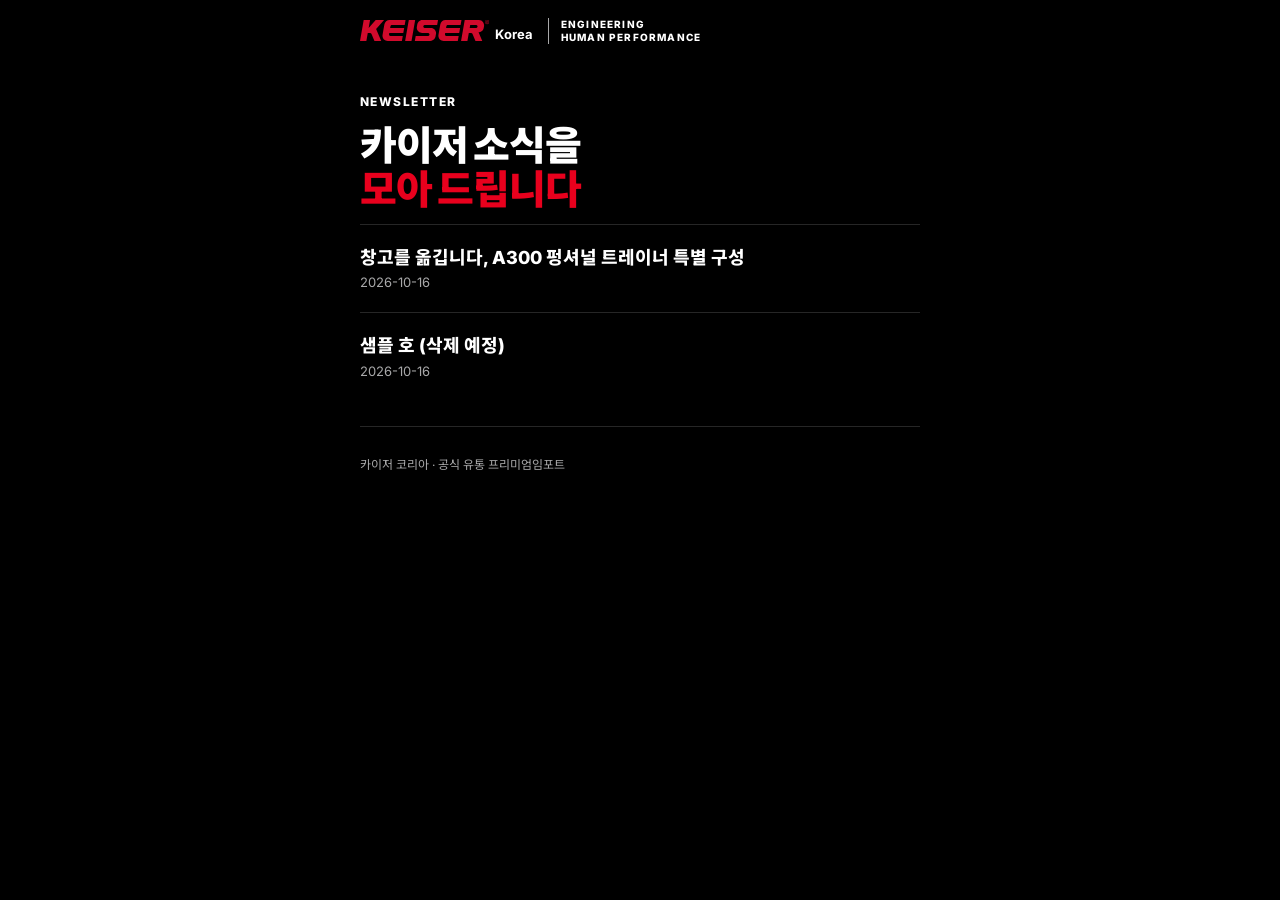
<file: index.html>
<!doctype html>
<html lang="ko"><head><meta charset="utf-8"><meta name="viewport" content="width=device-width,initial-scale=1,viewport-fit=cover">
<title>카이저 뉴스레터</title>
<link rel="preconnect" href="https://fonts.googleapis.com"><link rel="stylesheet" href="https://fonts.googleapis.com/css2?family=Inter:wght@400;700;800;900&family=Noto+Sans+KR:wght@400;700;900&display=swap">
<link rel="stylesheet" href="style.css"></head>
<body>
<div class="wrap">
<header class="head"><a class="logo" href="index.html"><svg class="mark" xmlns="http://www.w3.org/2000/svg" viewBox="0 0 100 17" role="img" aria-label="KEISER"><g fill="#d10a2c" fill-rule="evenodd"><path d="M0 16.17L2.85.002h4.926L6.693 6.146l5.44-6.144h6.478L12.459 6.95l3.958 9.22h-5.278s-2.138-4.985-2.344-5.459a1.135 1.135 0 0 0-1.04-.685H6.008L4.925 16.17H0zM35.225.002H22.857c-2.046 0-3.656 1.497-3.981 3.34-.325 1.843-.877 4.964-1.425 8.084-.462 2.629 1.459 4.743 3.980 4.743h10.944l.684-3.88h-9.487c-.934 0-1.194-.878-1.114-1.328l.165-.935h10.835l.684-3.88H23.307s.158-.717.234-1.329c.076-.611.684-.935 1.114-.935h9.886l.684-3.88zM42.646.002h-4.925L34.87 16.169h4.925L42.646.002zM60.311.002H48.27c-2.452 0-3.75 2.035-3.98 3.34l-.342 1.94c-.525 2.973 2.067 4.744 3.98 4.744h4.67c.995 0 1.132 1.132 1.132 1.132s-.1 1.131-1.132 1.131H43.04l-.684 3.88h12.041c2.641 0 3.778-2.195 3.98-3.34.202-1.144-.181 1.16.342-1.940.524-3.099-2.028-4.743-3.980-4.743h-4.67c-1.042 0-1.131-1.132-1.131-1.132s.048-1.132 1.131-1.132h9.558l.684-3.88zM78.429.002H66.06c-2.045 0-3.655 1.497-3.98 3.34-.325 1.843-.877 4.964-1.426 8.084-.462 2.629 1.459 4.743 3.981 4.743h10.943l.685-3.88h-9.487c-.934 0-1.194-.878-1.114-1.328l.164-.935h10.836l.684-3.88H66.511s.157-.717.234-1.329c.076-.611.683-.935 1.115-.935h9.885l.684-3.88zM89.733 6.146h-4.96l.399-2.264h4.561s1.174.077 1.132 1.132c-.044 1.101-1.132 1.132-1.132 1.132M91.874.002H80.931L78.080 16.17h4.925l1.084-6.144h1.746c.521 0 .893.343 1.040.685l2.344 5.459h5.278l-2.870-6.685c1.151.04 3.588-.851 3.981-3.340.181-.997.199-1.087.247-1.400.251-1.639-.752-4.744-3.981-4.744M98.153 2.930a1.316 1.316 0 0 1-1.306-1.325c0-.732.585-1.326 1.306-1.326.722 0 1.307.594 1.307 1.326 0 .732-.585 1.326-1.307 1.326m0-2.931a1.605 1.605 0 1 0 0 3.210 1.605 1.605 0 0 0 0-3.210"/><path d="M98.156 1.490h-.418v-.5h.466s.316-.014.295.245c-.022.276-.343.255-.343.255zm.435.450s-.107-.170-.175-.223a.552.552 0 0 0-.111-.067s.415-.015.415-.420c0-.384-.309-.421-.524-.421h-.679v1.563h.221V1.670h.295c.103 0 .227.134.367.370l.195.330h.253l-.257-.430z"/></g></svg><small>Korea</small></a><div class="tagline">Engineering<br>Human Performance</div></header>
<section class="blk">
<p class="eb">Newsletter</p>
<p class="big">카이저 소식을<br><span class="r">모아 드립니다</span></p>
<ul class="issues">
<!-- 새 호는 아래 줄 형식으로 맨 위에 추가 -->
<li><a href="posts/2026-10-a300-promo.html">창고를 옮깁니다, A300 펑셔널 트레이너 특별 구성</a><span class="d">2026-10-16</span></li>
<li><a href="posts/2026-10-sample.html">샘플 호 (삭제 예정)</a><span class="d">2026-10-16</span></li>
</ul>
</section>
<footer class="foot">카이저 코리아 · 공식 유통 프리미엄임포트</footer>
</div>
</body></html>
</file>
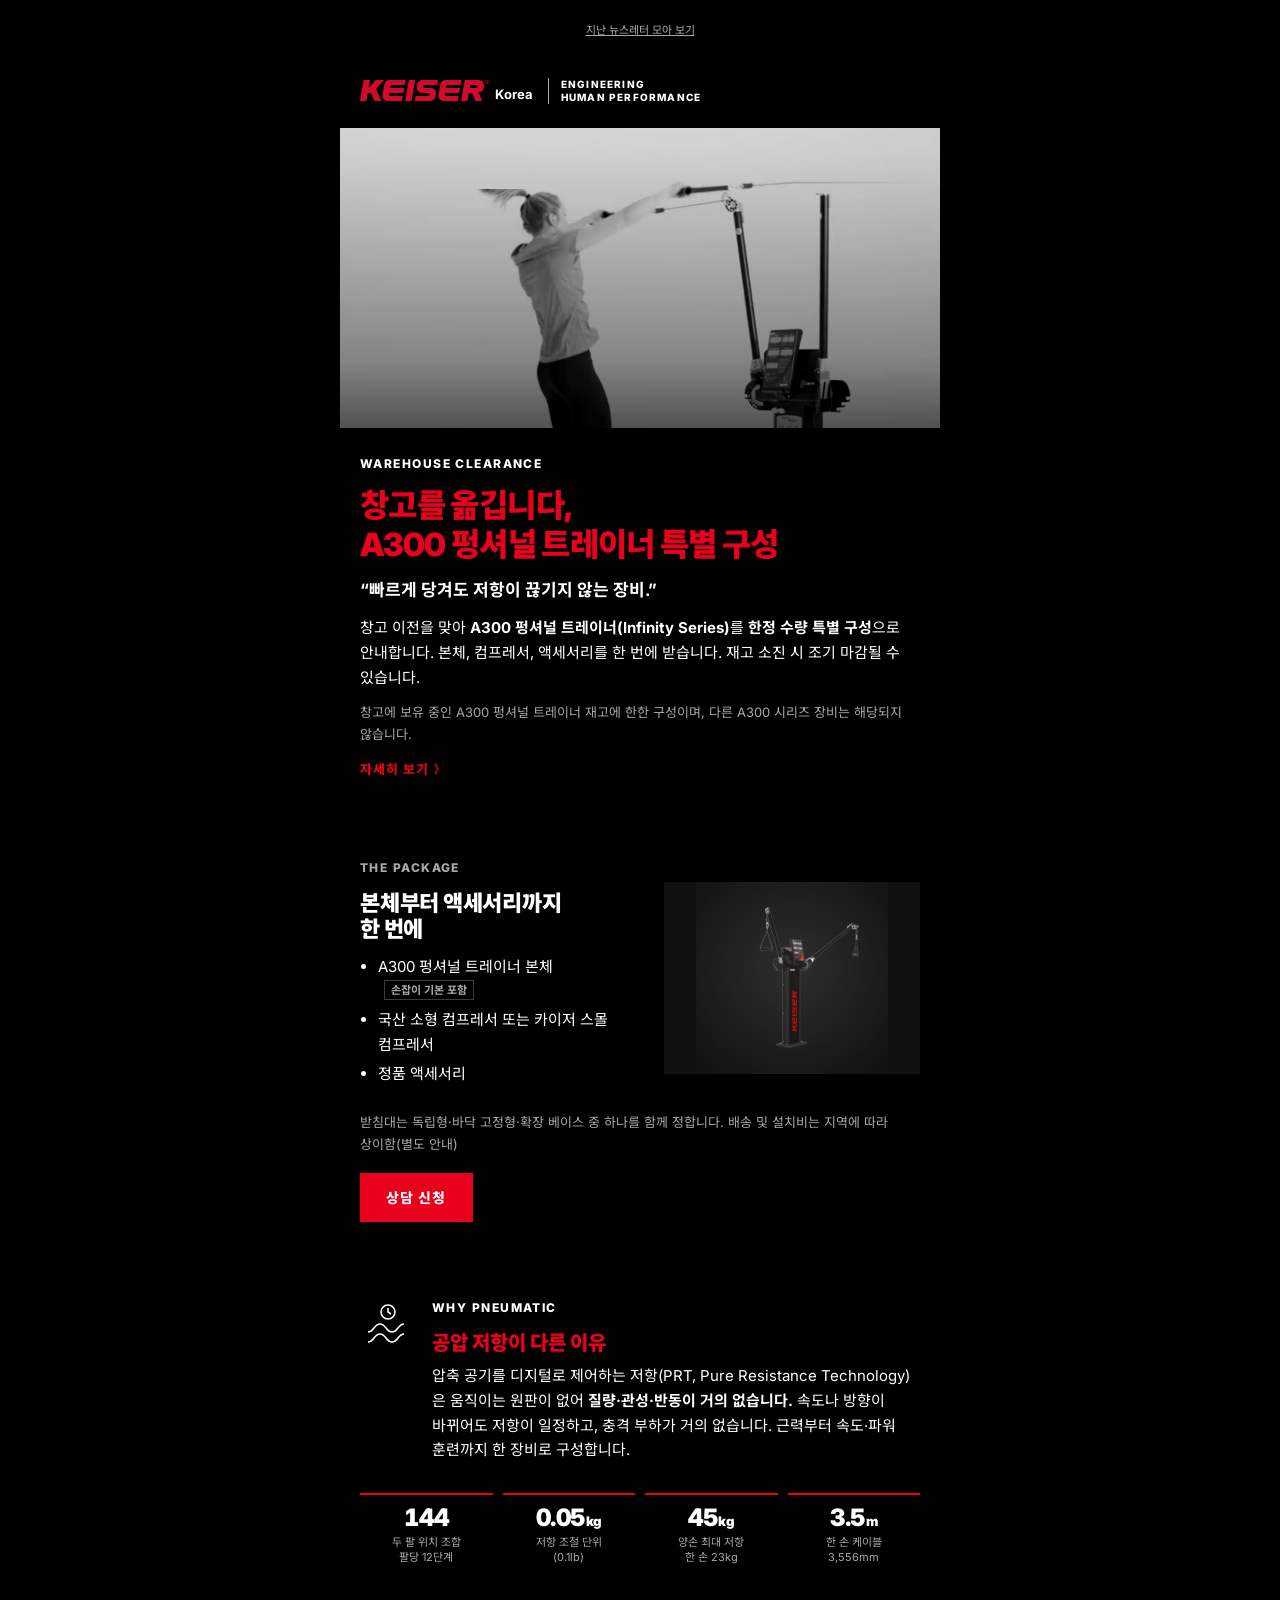
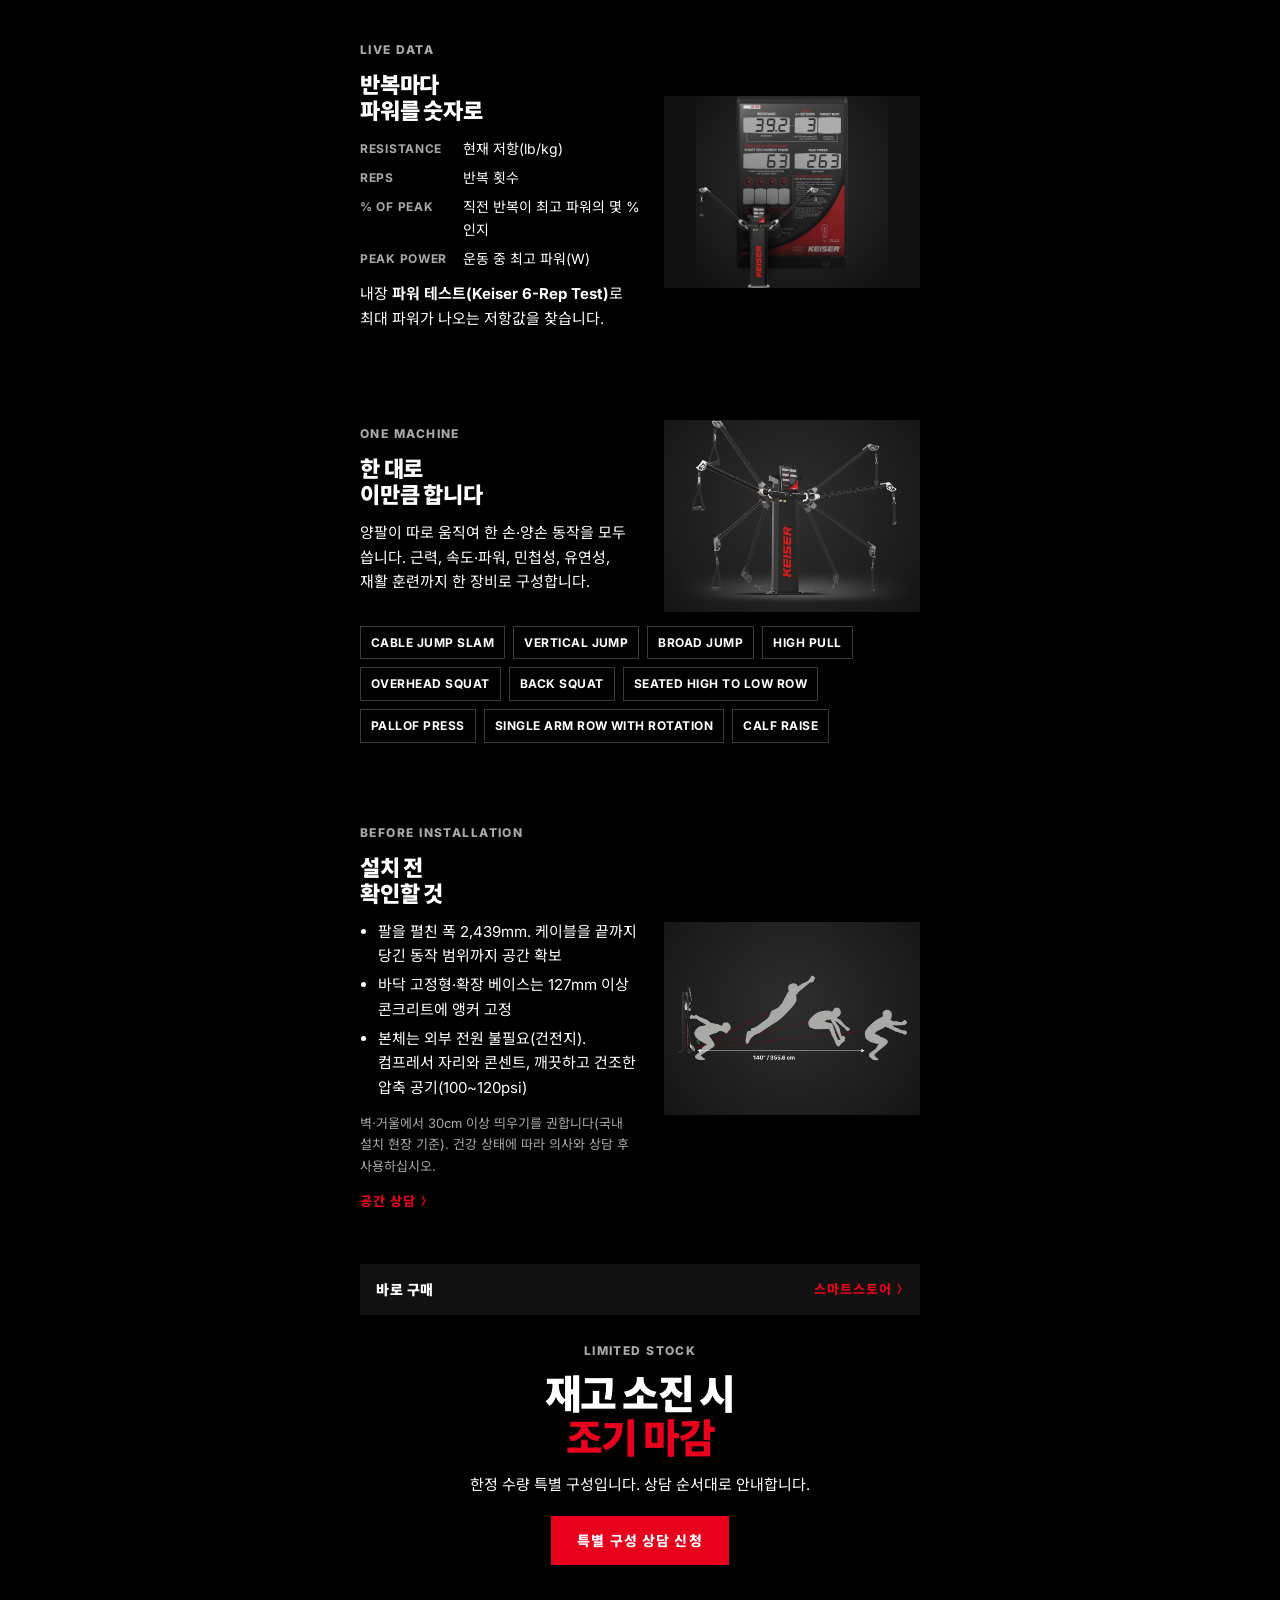
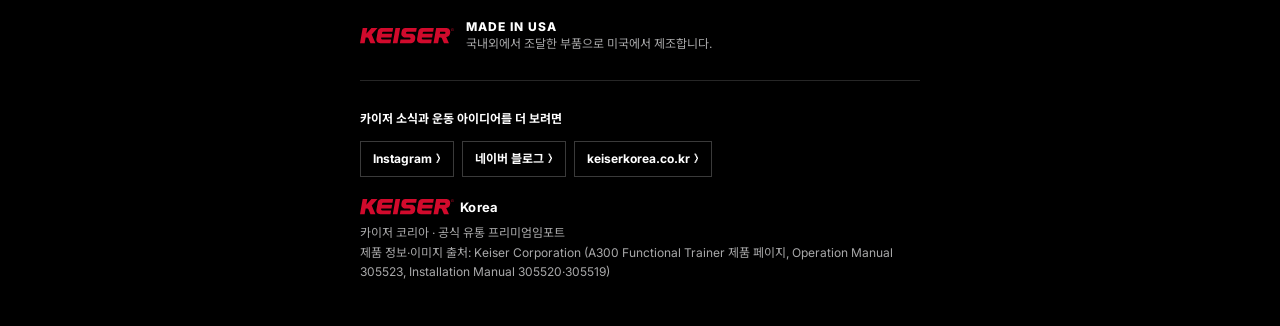
<file: posts/2026-10-a300-promo.html>
<!doctype html>
<html lang="ko"><head><meta charset="utf-8"><meta name="viewport" content="width=device-width,initial-scale=1,viewport-fit=cover">
<title>창고를 옮깁니다, A300 펑셔널 트레이너 특별 구성 | 카이저 뉴스레터</title>
<link rel="preconnect" href="https://fonts.googleapis.com"><link rel="stylesheet" href="https://fonts.googleapis.com/css2?family=Inter:wght@400;700;800;900&family=Noto+Sans+KR:wght@400;700;900&display=swap">
<link rel="stylesheet" href="../style.css"></head>
<body>
<div class="wrap">
<p class="pre"><a href="../index.html">지난 뉴스레터 모아 보기</a></p>
<header class="head"><a class="logo" href="../index.html"><svg class="mark" xmlns="http://www.w3.org/2000/svg" viewBox="0 0 100 17" role="img" aria-label="KEISER"><g fill="#d10a2c" fill-rule="evenodd"><path d="M0 16.17L2.85.002h4.926L6.693 6.146l5.44-6.144h6.478L12.459 6.95l3.958 9.22h-5.278s-2.138-4.985-2.344-5.459a1.135 1.135 0 0 0-1.04-.685H6.008L4.925 16.17H0zM35.225.002H22.857c-2.046 0-3.656 1.497-3.981 3.34-.325 1.843-.877 4.964-1.425 8.084-.462 2.629 1.459 4.743 3.980 4.743h10.944l.684-3.88h-9.487c-.934 0-1.194-.878-1.114-1.328l.165-.935h10.835l.684-3.88H23.307s.158-.717.234-1.329c.076-.611.684-.935 1.114-.935h9.886l.684-3.88zM42.646.002h-4.925L34.87 16.169h4.925L42.646.002zM60.311.002H48.27c-2.452 0-3.75 2.035-3.98 3.34l-.342 1.94c-.525 2.973 2.067 4.744 3.98 4.744h4.67c.995 0 1.132 1.132 1.132 1.132s-.1 1.131-1.132 1.131H43.04l-.684 3.88h12.041c2.641 0 3.778-2.195 3.98-3.34.202-1.144-.181 1.16.342-1.940.524-3.099-2.028-4.743-3.980-4.743h-4.67c-1.042 0-1.131-1.132-1.131-1.132s.048-1.132 1.131-1.132h9.558l.684-3.88zM78.429.002H66.06c-2.045 0-3.655 1.497-3.98 3.34-.325 1.843-.877 4.964-1.426 8.084-.462 2.629 1.459 4.743 3.981 4.743h10.943l.685-3.88h-9.487c-.934 0-1.194-.878-1.114-1.328l.164-.935h10.836l.684-3.88H66.511s.157-.717.234-1.329c.076-.611.683-.935 1.115-.935h9.885l.684-3.88zM89.733 6.146h-4.96l.399-2.264h4.561s1.174.077 1.132 1.132c-.044 1.101-1.132 1.132-1.132 1.132M91.874.002H80.931L78.080 16.17h4.925l1.084-6.144h1.746c.521 0 .893.343 1.040.685l2.344 5.459h5.278l-2.870-6.685c1.151.04 3.588-.851 3.981-3.340.181-.997.199-1.087.247-1.400.251-1.639-.752-4.744-3.981-4.744M98.153 2.930a1.316 1.316 0 0 1-1.306-1.325c0-.732.585-1.326 1.306-1.326.722 0 1.307.594 1.307 1.326 0 .732-.585 1.326-1.307 1.326m0-2.931a1.605 1.605 0 1 0 0 3.210 1.605 1.605 0 0 0 0-3.210"/><path d="M98.156 1.490h-.418v-.5h.466s.316-.014.295.245c-.022.276-.343.255-.343.255zm.435.450s-.107-.170-.175-.223a.552.552 0 0 0-.111-.067s.415-.015.415-.420c0-.384-.309-.421-.524-.421h-.679v1.563h.221V1.670h.295c.103 0 .227.134.367.370l.195.330h.253l-.257-.430z"/></g></svg><small>Korea</small></a><div class="tagline">Engineering<br>Human Performance</div></header>

<div class="full lead-img"><img src="img/2026-10-a300/main-bw.jpg" alt="A300 펑셔널 트레이너로 회전 동작을 하는 모습"></div>
<section class="blk">
<p class="eb">Warehouse Clearance</p>
<h1 class="t-red">창고를 옮깁니다,<br>A300 펑셔널 트레이너 특별 구성</h1>
<p class="lead">“빠르게 당겨도 저항이 끊기지 않는 장비.”</p>
<p>창고 이전을 맞아 <b>A300 펑셔널 트레이너(Infinity Series)</b>를 <b>한정 수량 특별 구성</b>으로 안내합니다. 본체, 컴프레서, 액세서리를 한 번에 받습니다. 재고 소진 시 조기 마감될 수 있습니다.</p>
<p class="note">창고에 보유 중인 A300 펑셔널 트레이너 재고에 한한 구성이며, 다른 A300 시리즈 장비는 해당되지 않습니다.</p>
<a class="more" href="#package">자세히 보기 ⟩</a>
</section>

<section class="blk" id="package">
<div class="two">
<div>
<p class="eb g">The Package</p>
<h2 class="t-up">본체부터 액세서리까지<br>한 번에</h2>
<ul class="list">
<li>A300 펑셔널 트레이너 본체 <span class="tag">손잡이 기본 포함</span></li>
<li>국산 소형 컴프레서 또는 카이저 스몰 컴프레서</li>
<li>정품 액세서리</li>
</ul>
</div>
<div class="ph"><img src="img/2026-10-a300/package.jpg" alt="A300 펑셔널 트레이너 본체"></div>
</div>
<p class="note" style="margin-top:14px">받침대는 독립형·바닥 고정형·확장 베이스 중 하나를 함께 정합니다. 배송 및 설치비는 지역에 따라 상이함(별도 안내)</p>
<a class="btn" href="https://forms.gle/bodjU5spn9jFuWScA">상담 신청</a>
</section>

<section class="blk">
<div class="icon">
<svg viewBox="0 0 56 56" aria-hidden="true"><path d="M8 34c6 0 6-8 12-8s6 8 12 8 6-8 12-8"/><path d="M8 44c6 0 6-8 12-8s6 8 12 8 6-8 12-8"/><circle cx="28" cy="14" r="7"/><path d="M28 10v4l3 2"/></svg>
<div>
<p class="eb">Why Pneumatic</p>
<h2 class="t-sub">공압 저항이 다른 이유</h2>
<p>압축 공기를 디지털로 제어하는 저항(PRT, Pure Resistance Technology)은 움직이는 원판이 없어 <b>질량·관성·반동이 거의 없습니다.</b> 속도나 방향이 바뀌어도 저항이 일정하고, 충격 부하가 거의 없습니다. 근력부터 속도·파워 훈련까지 한 장비로 구성합니다.</p>
</div>
</div>
<div class="nums">
<div><b>144</b><span>두 팔 위치 조합<br>팔당 12단계</span></div>
<div><b>0.05<small>kg</small></b><span>저항 조절 단위<br>(0.1lb)</span></div>
<div><b>45<small>kg</small></b><span>양손 최대 저항<br>한 손 23kg</span></div>
<div><b>3.5<small>m</small></b><span>한 손 케이블<br>3,556mm</span></div>
</div>
</section>

<section class="blk">
<div class="two">
<div>
<p class="eb g">Live Data</p>
<h2 class="t-up">반복마다<br>파워를 숫자로</h2>
<dl class="spec">
<dt>Resistance</dt><dd>현재 저항(lb/kg)</dd>
<dt>Reps</dt><dd>반복 횟수</dd>
<dt>% of Peak</dt><dd>직전 반복이 최고 파워의 몇 %인지</dd>
<dt>Peak Power</dt><dd>운동 중 최고 파워(W)</dd>
</dl>
<p>내장 <b>파워 테스트(Keiser 6-Rep Test)</b>로 최대 파워가 나오는 저항값을 찾습니다.</p>
</div>
<div class="ph"><img src="img/2026-10-a300/console.jpg" alt="A300 콘솔 화면"></div>
</div>
</section>

<section class="blk">
<div class="two">
<div>
<p class="eb g">One Machine</p>
<h2 class="t-up">한 대로<br>이만큼 합니다</h2>
<p>양팔이 따로 움직여 한 손·양손 동작을 모두 씁니다. 근력, 속도·파워, 민첩성, 유연성, 재활 훈련까지 한 장비로 구성합니다.</p>
</div>
<div class="ph"><img src="img/2026-10-a300/versatility.jpg" alt="A300 팔 위치 조합"></div>
</div>
<ul class="chips">
<li>Cable Jump Slam</li><li>Vertical Jump</li><li>Broad Jump</li><li>High Pull</li><li>Overhead Squat</li><li>Back Squat</li><li>Seated High to Low Row</li><li>Pallof Press</li><li>Single Arm Row with Rotation</li><li>Calf Raise</li>
</ul>
</section>

<section class="blk">
<div class="two">
<div>
<p class="eb g">Before Installation</p>
<h2 class="t-up">설치 전<br>확인할 것</h2>
<ul class="list">
<li>팔을 펼친 폭 2,439mm. 케이블을 끝까지 당긴 동작 범위까지 공간 확보</li>
<li>바닥 고정형·확장 베이스는 127mm 이상 콘크리트에 앵커 고정</li>
<li>본체는 외부 전원 불필요(건전지). 컴프레서 자리와 콘센트, 깨끗하고 건조한 압축 공기(100~120psi)</li>
</ul>
<p class="note">벽·거울에서 30cm 이상 띄우기를 권합니다(국내 설치 현장 기준). 건강 상태에 따라 의사와 상담 후 사용하십시오.</p>
<a class="more" href="https://forms.gle/bodjU5spn9jFuWScA">공간 상담 ⟩</a>
</div>
<div class="ph"><img src="img/2026-10-a300/cable-length.jpg" alt="A300 케이블로 가능한 동작 범위"></div>
</div>
</section>

<div class="bars"><div class="bar"><strong class="kr">바로 구매</strong><a class="more" href="https://smartstore.naver.com/htvshop/products/13494834511">스마트스토어 ⟩</a></div></div>

<section class="blk" style="text-align:center">
<p class="eb g">Limited Stock</p>
<p class="big">재고 소진 시<br><span class="r">조기 마감</span></p>
<p>한정 수량 특별 구성입니다. 상담 순서대로 안내합니다.</p>
<a class="btn" href="https://forms.gle/bodjU5spn9jFuWScA">특별 구성 상담 신청</a>
</section>

<div class="made"><span class="logo"><svg class="mark" xmlns="http://www.w3.org/2000/svg" viewBox="0 0 100 17" role="img" aria-label="KEISER"><g fill="#d10a2c" fill-rule="evenodd"><path d="M0 16.17L2.85.002h4.926L6.693 6.146l5.44-6.144h6.478L12.459 6.95l3.958 9.22h-5.278s-2.138-4.985-2.344-5.459a1.135 1.135 0 0 0-1.04-.685H6.008L4.925 16.17H0zM35.225.002H22.857c-2.046 0-3.656 1.497-3.981 3.34-.325 1.843-.877 4.964-1.425 8.084-.462 2.629 1.459 4.743 3.980 4.743h10.944l.684-3.88h-9.487c-.934 0-1.194-.878-1.114-1.328l.165-.935h10.835l.684-3.88H23.307s.158-.717.234-1.329c.076-.611.684-.935 1.114-.935h9.886l.684-3.88zM42.646.002h-4.925L34.87 16.169h4.925L42.646.002zM60.311.002H48.27c-2.452 0-3.75 2.035-3.98 3.34l-.342 1.94c-.525 2.973 2.067 4.744 3.98 4.744h4.67c.995 0 1.132 1.132 1.132 1.132s-.1 1.131-1.132 1.131H43.04l-.684 3.88h12.041c2.641 0 3.778-2.195 3.98-3.34.202-1.144-.181 1.16.342-1.940.524-3.099-2.028-4.743-3.980-4.743h-4.67c-1.042 0-1.131-1.132-1.131-1.132s.048-1.132 1.131-1.132h9.558l.684-3.88zM78.429.002H66.06c-2.045 0-3.655 1.497-3.98 3.34-.325 1.843-.877 4.964-1.426 8.084-.462 2.629 1.459 4.743 3.981 4.743h10.943l.685-3.88h-9.487c-.934 0-1.194-.878-1.114-1.328l.164-.935h10.836l.684-3.88H66.511s.157-.717.234-1.329c.076-.611.683-.935 1.115-.935h9.885l.684-3.88zM89.733 6.146h-4.96l.399-2.264h4.561s1.174.077 1.132 1.132c-.044 1.101-1.132 1.132-1.132 1.132M91.874.002H80.931L78.080 16.17h4.925l1.084-6.144h1.746c.521 0 .893.343 1.040.685l2.344 5.459h5.278l-2.870-6.685c1.151.04 3.588-.851 3.981-3.340.181-.997.199-1.087.247-1.400.251-1.639-.752-4.744-3.981-4.744M98.153 2.930a1.316 1.316 0 0 1-1.306-1.325c0-.732.585-1.326 1.306-1.326.722 0 1.307.594 1.307 1.326 0 .732-.585 1.326-1.307 1.326m0-2.931a1.605 1.605 0 1 0 0 3.210 1.605 1.605 0 0 0 0-3.210"/><path d="M98.156 1.490h-.418v-.5h.466s.316-.014.295.245c-.022.276-.343.255-.343.255zm.435.450s-.107-.170-.175-.223a.552.552 0 0 0-.111-.067s.415-.015.415-.420c0-.384-.309-.421-.524-.421h-.679v1.563h.221V1.670h.295c.103 0 .227.134.367.370l.195.330h.253l-.257-.430z"/></g></svg></span><p>Made in USA<span>국내외에서 조달한 부품으로 미국에서 제조합니다.</span></p></div>

<footer class="foot">
<p style="margin:0;color:var(--fg);font-weight:700">카이저 소식과 운동 아이디어를 더 보려면</p>
<div class="sns"><a href="https://www.instagram.com/keiserkorea_official/">Instagram ⟩</a><a href="https://blog.naver.com/pikorea_">네이버 블로그 ⟩</a><a href="https://keiserkorea.co.kr">keiserkorea.co.kr ⟩</a></div>
<a class="logo" href="../index.html"><svg class="mark" xmlns="http://www.w3.org/2000/svg" viewBox="0 0 100 17" role="img" aria-label="KEISER"><g fill="#d10a2c" fill-rule="evenodd"><path d="M0 16.17L2.85.002h4.926L6.693 6.146l5.44-6.144h6.478L12.459 6.95l3.958 9.22h-5.278s-2.138-4.985-2.344-5.459a1.135 1.135 0 0 0-1.04-.685H6.008L4.925 16.17H0zM35.225.002H22.857c-2.046 0-3.656 1.497-3.981 3.34-.325 1.843-.877 4.964-1.425 8.084-.462 2.629 1.459 4.743 3.980 4.743h10.944l.684-3.88h-9.487c-.934 0-1.194-.878-1.114-1.328l.165-.935h10.835l.684-3.88H23.307s.158-.717.234-1.329c.076-.611.684-.935 1.114-.935h9.886l.684-3.88zM42.646.002h-4.925L34.87 16.169h4.925L42.646.002zM60.311.002H48.27c-2.452 0-3.75 2.035-3.98 3.34l-.342 1.94c-.525 2.973 2.067 4.744 3.98 4.744h4.67c.995 0 1.132 1.132 1.132 1.132s-.1 1.131-1.132 1.131H43.04l-.684 3.88h12.041c2.641 0 3.778-2.195 3.98-3.34.202-1.144-.181 1.16.342-1.940.524-3.099-2.028-4.743-3.980-4.743h-4.67c-1.042 0-1.131-1.132-1.131-1.132s.048-1.132 1.131-1.132h9.558l.684-3.88zM78.429.002H66.06c-2.045 0-3.655 1.497-3.98 3.34-.325 1.843-.877 4.964-1.426 8.084-.462 2.629 1.459 4.743 3.981 4.743h10.943l.685-3.88h-9.487c-.934 0-1.194-.878-1.114-1.328l.164-.935h10.836l.684-3.88H66.511s.157-.717.234-1.329c.076-.611.683-.935 1.115-.935h9.885l.684-3.88zM89.733 6.146h-4.96l.399-2.264h4.561s1.174.077 1.132 1.132c-.044 1.101-1.132 1.132-1.132 1.132M91.874.002H80.931L78.080 16.17h4.925l1.084-6.144h1.746c.521 0 .893.343 1.040.685l2.344 5.459h5.278l-2.870-6.685c1.151.04 3.588-.851 3.981-3.340.181-.997.199-1.087.247-1.400.251-1.639-.752-4.744-3.981-4.744M98.153 2.930a1.316 1.316 0 0 1-1.306-1.325c0-.732.585-1.326 1.306-1.326.722 0 1.307.594 1.307 1.326 0 .732-.585 1.326-1.307 1.326m0-2.931a1.605 1.605 0 1 0 0 3.210 1.605 1.605 0 0 0 0-3.210"/><path d="M98.156 1.490h-.418v-.5h.466s.316-.014.295.245c-.022.276-.343.255-.343.255zm.435.450s-.107-.170-.175-.223a.552.552 0 0 0-.111-.067s.415-.015.415-.420c0-.384-.309-.421-.524-.421h-.679v1.563h.221V1.670h.295c.103 0 .227.134.367.370l.195.330h.253l-.257-.430z"/></g></svg><small>Korea</small></a><br>카이저 코리아 · 공식 유통 프리미엄임포트<br>제품 정보·이미지 출처: Keiser Corporation (A300 Functional Trainer 제품 페이지, Operation Manual 305523, Installation Manual 305520·305519)</footer>
</div>
</body></html>
</file>
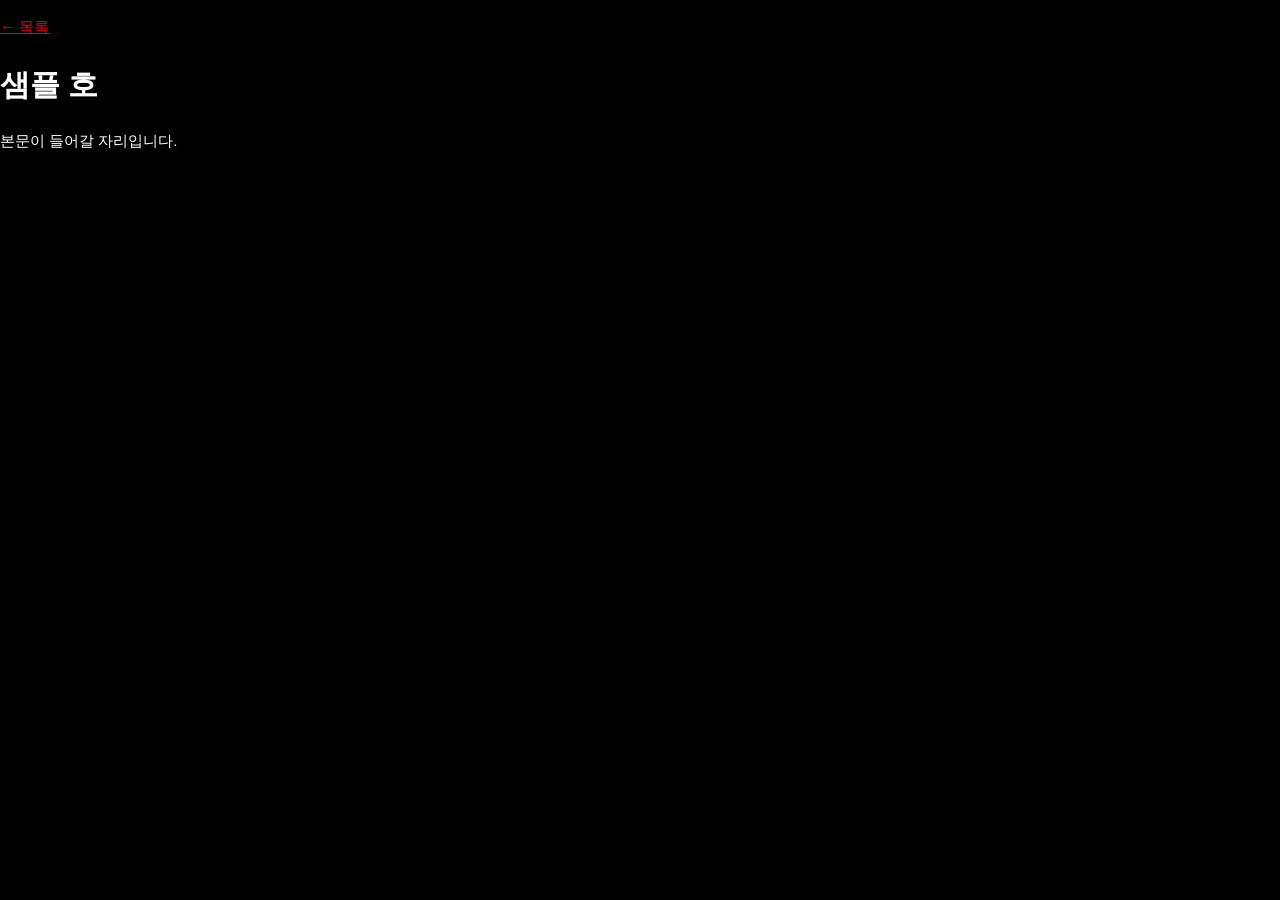
<file: posts/2026-10-sample.html>
<!doctype html>
<html lang="ko"><head><meta charset="utf-8"><meta name="viewport" content="width=device-width,initial-scale=1">
<title>샘플 호 | 카이저 뉴스레터</title>
<link rel="stylesheet" href="../style.css"></head>
<body><p><a href="../index.html">← 목록</a></p><h1>샘플 호</h1><p>본문이 들어갈 자리입니다.</p></body></html>
</file>
<file: style.css>
/* 카이저 본사 뉴스레터 톤: 600px 1단, 위부터 끝까지 검정, Inter 하나, 꼭지마다 짧은 본문 + 빨간 링크/사각 버튼, 둥근 모서리·그림자 없음 */
:root{--bg:#000;--fg:#fff;--sub:#a8a8a9;--line:#262626;--red:#c8102e;--link:#e8001d;--ph:#f2f2f2;--font:"Inter","Noto Sans KR","Apple SD Gothic Neo",Arial,sans-serif}
*{box-sizing:border-box}
body{margin:0;word-break:keep-all;overflow-wrap:break-word;background:var(--bg);color:var(--fg);font-family:var(--font);font-size:15px;line-height:1.65;-webkit-font-smoothing:antialiased}
a{color:var(--link)}img{max-width:100%;display:block}
.wrap{max-width:600px;margin:0 auto;padding-left:max(20px,env(safe-area-inset-left,0px));padding-right:max(20px,env(safe-area-inset-right,0px))}
.pre{color:var(--sub);font-size:11px;text-align:center;padding-block:10px}
.pre a{color:var(--sub)}
.head{display:flex;align-items:center;gap:14px;padding-block:18px 22px}
.logo{color:var(--red);font-weight:900;font-style:italic;font-size:30px;letter-spacing:-.03em;text-decoration:none;line-height:1}
.logo small{font-size:.45em;font-style:normal;color:var(--fg);letter-spacing:.02em;margin-left:4px;font-weight:700}
.tagline{color:var(--fg);font-size:10px;font-weight:800;letter-spacing:.12em;text-transform:uppercase;line-height:1.3;border-left:1px solid var(--sub);padding-left:12px}
.full{margin-left:calc(-1*max(20px,env(safe-area-inset-left,0px)));margin-right:calc(-1*max(20px,env(safe-area-inset-right,0px)))}
.full img{width:100%}
.blk{padding-block:26px}
.blk+.blk{margin-top:24px}
.eb{font-size:12px;font-weight:800;letter-spacing:.12em;text-transform:uppercase;color:var(--fg);margin:0 0 8px}
.eb.g{color:var(--sub)}
.t-red{color:var(--link);font-weight:900;font-size:clamp(26px,6.4vw,32px);line-height:1.22;letter-spacing:-.02em;margin:0 0 12px;text-wrap:balance}
.t-up{font-weight:900;font-size:22px;line-height:1.2;letter-spacing:-.01em;text-transform:uppercase;margin:0 0 12px;text-wrap:balance}
.blk p{margin:0 0 12px}.blk p b{color:var(--fg)}
.more{color:var(--link);font-weight:800;font-size:13px;letter-spacing:.08em;text-transform:uppercase;text-decoration:none}
.btn{display:inline-block;background:var(--link);color:#fff;font-weight:800;font-size:14px;letter-spacing:.08em;text-transform:uppercase;padding:13px 26px;text-decoration:none;margin-top:6px}
.two{display:grid;grid-template-columns:minmax(0,1.1fr) minmax(0,1fr);gap:22px;align-items:center}
.ph{background:#111;aspect-ratio:4/3;overflow:hidden}.ph img{width:100%;height:100%;object-fit:contain}
.list{margin:0 0 12px;padding-left:18px}.list li{margin:4px 0}
.icon{display:grid;grid-template-columns:56px minmax(0,1fr);gap:16px;align-items:start}
.icon svg{width:56px;height:56px;stroke:var(--fg);fill:none;stroke-width:1.6}
.nums{display:grid;grid-template-columns:repeat(4,minmax(0,1fr));gap:10px;margin:18px 0 0;text-align:center}
.nums b{display:block;font-size:24px;font-weight:900;letter-spacing:-.02em;font-variant-numeric:tabular-nums;line-height:1.1}
.nums span{color:var(--sub);font-size:11px;line-height:1.3;display:block;margin-top:4px}
.bar{display:flex;align-items:center;justify-content:space-between;gap:14px;flex-wrap:wrap;padding-block:14px}
.bars{margin-top:24px;display:grid;gap:2px}.bars .bar{background:#111;padding-left:16px;padding-right:16px}
.bar strong{font-weight:900;text-transform:uppercase;font-size:14px;letter-spacing:.04em}
.big{font-weight:900;font-size:clamp(30px,8vw,40px);line-height:1.1;letter-spacing:-.03em;margin:0 0 10px}
.big .r{color:var(--link)}
.made{display:flex;gap:12px;align-items:center;padding-block:28px}
.made p{margin:0;font-size:12px;font-weight:800;letter-spacing:.08em;text-transform:uppercase;line-height:1.4}
.made p span{display:block;color:var(--sub);font-weight:400;letter-spacing:0;text-transform:none}
.tw{overflow-x:auto;margin:6px 0 12px}table{border-collapse:collapse;width:100%;font-size:13px;font-variant-numeric:tabular-nums}
th,td{border-bottom:1px solid var(--line);padding:8px 6px;text-align:left;white-space:nowrap}th{color:var(--sub);font-weight:700;font-size:11px;letter-spacing:.08em;text-transform:uppercase}
.note{color:var(--sub);font-size:13px}
.promo{max-width:360px;margin:0 auto 22px}
.kr{letter-spacing:0;text-transform:none}
.sns{display:flex;flex-wrap:wrap;gap:8px;margin:12px 0 22px}.sns a{color:var(--fg);font-weight:700;font-size:12px;text-decoration:none;border:1px solid #3a3a3a;padding:7px 12px}
.foot{padding-block:28px 44px;color:var(--sub);font-size:12px;border-top:1px solid var(--line)}
.foot .logo{display:inline-flex;margin-bottom:8px}
.issues{list-style:none;padding:0;margin:8px 0 0}.issues li{border-top:1px solid var(--line);padding:18px 0}
.issues a{color:var(--fg);font-weight:800;font-size:18px;text-decoration:none}.issues .d{display:block;color:var(--sub);font-size:13px}
a:focus-visible{outline:3px solid var(--fg);outline-offset:3px}
@media(max-width:520px){.two{grid-template-columns:1fr}.nums{grid-template-columns:repeat(2,minmax(0,1fr));gap:16px}.tagline{font-size:9px}}

.nums div{border-top:2px solid var(--link);padding-top:10px}
.nums b small{font-size:.55em;margin-left:1px}
.chips{display:flex;flex-wrap:wrap;gap:8px;margin:14px 0 4px;padding:0;list-style:none}
.chips li{border:1px solid #3a3a3a;padding:6px 10px;font-size:12px;font-weight:700;letter-spacing:.04em;text-transform:uppercase;margin:0}
.spec{display:grid;grid-template-columns:auto 1fr;gap:6px 16px;margin:12px 0;font-size:14px}
.spec dt{color:var(--sub);font-size:12px;font-weight:700;letter-spacing:.06em;text-transform:uppercase;padding-top:2px}
.spec dd{margin:0}
.tag{display:inline-block;font-size:11px;color:var(--sub);border:1px solid #3a3a3a;padding:0 6px;margin-left:6px;vertical-align:2px;font-weight:700}
.lead-img{margin-top:2px}
.logo{display:inline-flex;align-items:flex-end;gap:6px}
.logo .mark{height:22px;width:auto;display:block}
.logo small{font-size:13px;line-height:1;margin:0 0 1px;font-weight:700;color:var(--fg)}
.foot .logo .mark,.made .logo .mark{height:16px}
.lead{font-weight:700;font-size:17px;margin:0 0 10px;color:var(--fg)}
.t-sub{color:var(--link);font-weight:900;font-size:20px;line-height:1.3;margin:0 0 8px}
</file>
